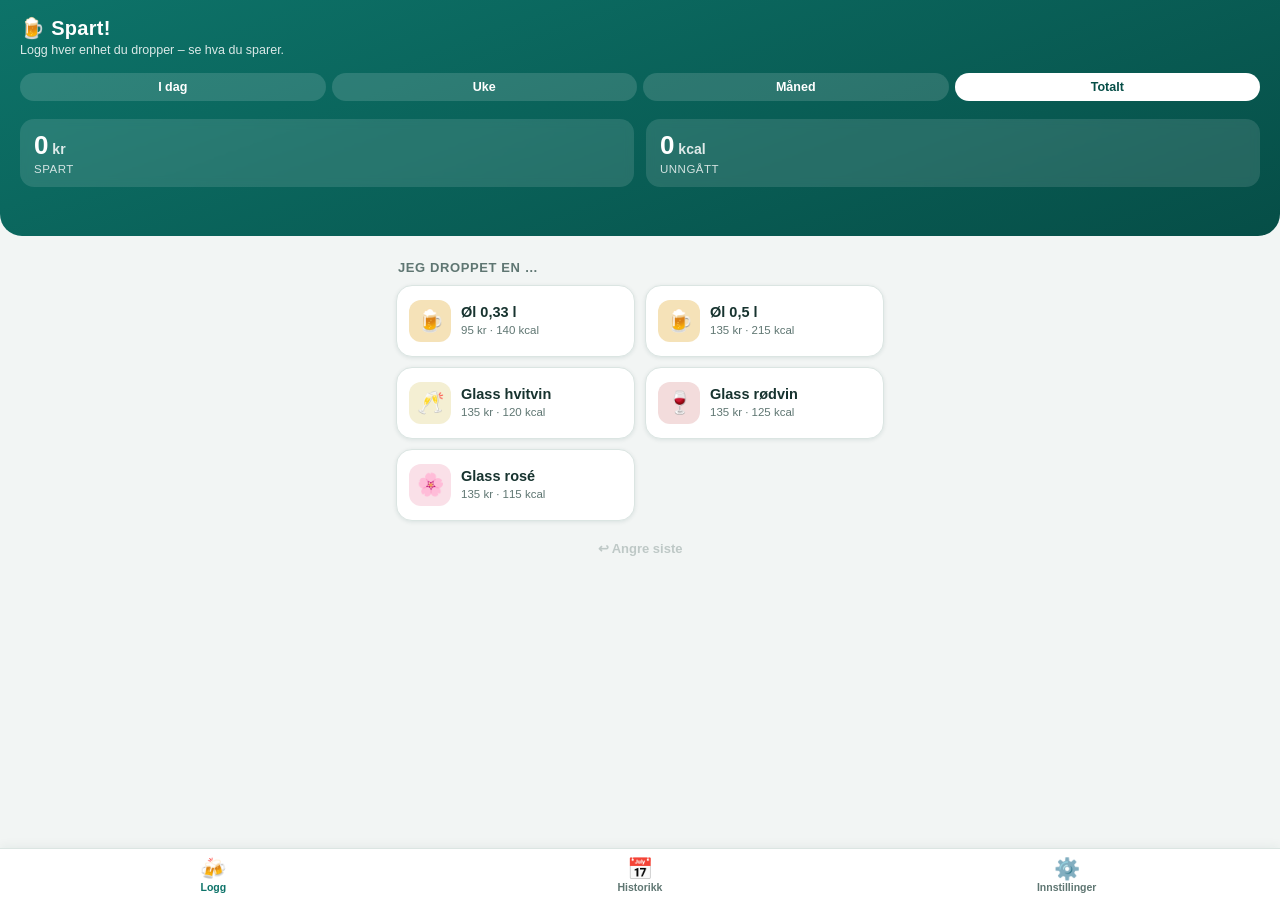
<file: alkoholsparing/index.html>
<!DOCTYPE html>
<html lang="no">
<head>
<meta charset="UTF-8">
<meta name="viewport" content="width=device-width, initial-scale=1.0, viewport-fit=cover">
<title>Spart – alkoholsparing</title>
<meta name="description" content="Logg hver gang du dropper en enhet, og se hvor mye penger og kalorier du sparer.">
<link rel="manifest" href="manifest.webmanifest">
<link rel="icon" href="icon-192.png">
<link rel="apple-touch-icon" href="apple-touch-icon.png">
<meta name="theme-color" content="#0d7369">
<meta name="apple-mobile-web-app-capable" content="yes">
<meta name="apple-mobile-web-app-status-bar-style" content="black-translucent">
<style>
*, *::before, *::after { box-sizing: border-box; margin: 0; padding: 0; }

:root {
  --teal:       #0d7369;
  --teal-dark:  #064e47;
  --gold:       #facc15;
  --bg:         #f2f5f4;
  --card:       #ffffff;
  --text:       #17332f;
  --muted:      #5f7672;
  --border:     #dbe5e2;
  --danger:     #b3392f;
  --shadow:     0 1px 4px rgba(10, 60, 54, 0.10);
  --beer:       #f5e2b8;
  --beer-ink:   #7a5a12;
  --white-wine: #f4efd3;
  --white-ink:  #6d6420;
  --red-wine:   #f3dcdc;
  --red-ink:    #7c2430;
  --rose-wine:  #fae0e8;
  --rose-ink:   #99365c;
}
@media (prefers-color-scheme: dark) {
  :root {
    --bg:         #101b19;
    --card:       #1a2926;
    --text:       #e5efed;
    --muted:      #93a8a4;
    --border:     #2b3d3a;
    --shadow:     0 1px 4px rgba(0, 0, 0, 0.4);
    --beer:       #3a2f17;
    --beer-ink:   #ecd9a0;
    --white-wine: #35321a;
    --white-ink:  #e7dfa2;
    --red-wine:   #3c2124;
    --red-ink:    #f0b9c0;
    --rose-wine:  #3c2230;
    --rose-ink:   #f2bcd4;
  }
}

html { -webkit-text-size-adjust: 100%; }
body {
  font-family: -apple-system, BlinkMacSystemFont, "Segoe UI", Roboto, "Helvetica Neue", Arial, sans-serif;
  background: var(--bg);
  color: var(--text);
  min-height: 100vh;
  padding-bottom: calc(76px + env(safe-area-inset-bottom));
}

/* ── Header ── */
header {
  background: linear-gradient(160deg, var(--teal), var(--teal-dark));
  color: #fff;
  padding: calc(16px + env(safe-area-inset-top)) 20px 22px;
  border-radius: 0 0 22px 22px;
}
header h1 { font-size: 20px; font-weight: 800; letter-spacing: 0.3px; display: flex; align-items: center; gap: 8px; }
header .tagline { font-size: 12.5px; opacity: 0.85; margin-top: 3px; }

.totals { display: flex; gap: 12px; margin-top: 18px; }
.total-box {
  flex: 1; background: rgba(255,255,255,0.12); border-radius: 14px; padding: 12px 14px;
  backdrop-filter: blur(4px);
}
.total-box .num { font-size: 26px; font-weight: 800; line-height: 1.1; }
.total-box .num small { font-size: 14px; font-weight: 600; opacity: 0.85; }
.total-box .lbl { font-size: 11.5px; opacity: 0.8; margin-top: 3px; text-transform: uppercase; letter-spacing: 0.5px; }
.equiv { font-size: 12px; opacity: 0.8; margin-top: 12px; min-height: 15px; }

.period-tabs { display: flex; gap: 6px; margin-top: 16px; }
.period-tabs button {
  flex: 1; border: 0; border-radius: 999px; padding: 7px 4px; font-size: 12.5px; font-weight: 600;
  background: rgba(255,255,255,0.14); color: #fff; cursor: pointer;
}
.period-tabs button.active { background: #fff; color: var(--teal-dark); }

/* ── Main ── */
main { padding: 18px 16px 8px; max-width: 520px; margin: 0 auto; }
.section-title { font-size: 13px; font-weight: 700; text-transform: uppercase; letter-spacing: 0.6px; color: var(--muted); margin: 6px 2px 10px; }

/* Drink buttons */
.drinks { display: grid; grid-template-columns: 1fr 1fr; gap: 10px; }
.drink-btn {
  border: 1px solid var(--border); border-radius: 16px; background: var(--card);
  padding: 14px 12px; text-align: left; cursor: pointer; box-shadow: var(--shadow);
  display: flex; align-items: center; gap: 10px; font-family: inherit; color: var(--text);
  transition: transform 0.08s;
}
.drink-btn:active { transform: scale(0.96); }
.drink-btn .emoji {
  width: 42px; height: 42px; border-radius: 12px; display: flex; align-items: center; justify-content: center;
  font-size: 22px; flex-shrink: 0;
}
.drink-btn[data-type="beer33"] .emoji, .drink-btn[data-type="beer50"] .emoji { background: var(--beer); }
.drink-btn[data-type="white"] .emoji { background: var(--white-wine); }
.drink-btn[data-type="red"] .emoji { background: var(--red-wine); }
.drink-btn[data-type="rose"] .emoji { background: var(--rose-wine); }
.drink-btn .name { font-size: 14.5px; font-weight: 700; line-height: 1.2; }
.drink-btn .meta { font-size: 11.5px; color: var(--muted); margin-top: 2px; }

.undo-row { margin-top: 12px; text-align: center; }
.undo-row button {
  border: 0; background: none; color: var(--muted); font-size: 13px; font-weight: 600;
  cursor: pointer; padding: 8px 14px; font-family: inherit;
}
.undo-row button:disabled { opacity: 0.35; }

/* ── History ── */
.day-group { margin-bottom: 16px; }
.day-head { display: flex; justify-content: space-between; align-items: baseline; margin: 0 2px 7px; }
.day-head .d { font-size: 13px; font-weight: 700; }
.day-head .sum { font-size: 12px; color: var(--muted); }
.entry {
  display: flex; align-items: center; gap: 10px; background: var(--card); border: 1px solid var(--border);
  border-radius: 12px; padding: 9px 12px; margin-bottom: 6px; box-shadow: var(--shadow);
}
.entry .e { font-size: 18px; }
.entry .info { flex: 1; min-width: 0; }
.entry .n { font-size: 13.5px; font-weight: 600; }
.entry .t { font-size: 11px; color: var(--muted); }
.entry .v { font-size: 12px; color: var(--muted); text-align: right; line-height: 1.35; }
.entry .del {
  border: 0; background: none; color: var(--muted); font-size: 16px; cursor: pointer; padding: 6px;
  line-height: 1; font-family: inherit;
}
.empty { text-align: center; color: var(--muted); font-size: 13.5px; padding: 30px 10px; }

/* ── Settings ── */
.setting-card {
  background: var(--card); border: 1px solid var(--border); border-radius: 14px;
  padding: 12px 14px; margin-bottom: 10px; box-shadow: var(--shadow);
}
.setting-card .head { display: flex; align-items: center; gap: 8px; font-weight: 700; font-size: 14px; margin-bottom: 10px; }
.setting-fields { display: flex; gap: 10px; }
.field { flex: 1; }
.field label { display: block; font-size: 11px; color: var(--muted); margin-bottom: 4px; font-weight: 600; }
.field input {
  width: 100%; border: 1px solid var(--border); border-radius: 9px; padding: 9px 10px;
  font-size: 15px; font-family: inherit; background: var(--bg); color: var(--text);
}
.danger-zone { margin-top: 22px; text-align: center; }
.danger-zone button {
  border: 1px solid var(--danger); color: var(--danger); background: none; border-radius: 10px;
  padding: 10px 18px; font-size: 13.5px; font-weight: 600; cursor: pointer; font-family: inherit;
}
.settings-note { font-size: 12px; color: var(--muted); margin: 4px 2px 14px; line-height: 1.45; }

/* ── Bottom nav ── */
nav {
  position: fixed; bottom: 0; left: 0; right: 0;
  background: var(--card); border-top: 1px solid var(--border);
  display: flex; padding-bottom: env(safe-area-inset-bottom);
  box-shadow: 0 -2px 10px rgba(10,60,54,0.06);
}
nav button {
  flex: 1; border: 0; background: none; padding: 9px 4px 7px; cursor: pointer; font-family: inherit;
  color: var(--muted); font-size: 10.5px; font-weight: 600; display: flex; flex-direction: column; align-items: center; gap: 2px;
}
nav button .ic { font-size: 21px; line-height: 1; }
nav button.active { color: var(--teal); }
@media (prefers-color-scheme: dark) { nav button.active { color: #4fd1c5; } }

/* ── Toast ── */
#toast {
  position: fixed; left: 50%; bottom: calc(86px + env(safe-area-inset-bottom));
  transform: translateX(-50%) translateY(20px);
  background: var(--teal-dark); color: #fff; font-size: 13.5px; font-weight: 600;
  padding: 10px 18px; border-radius: 999px; opacity: 0; pointer-events: none;
  transition: opacity 0.2s, transform 0.2s; box-shadow: 0 4px 14px rgba(0,0,0,0.25);
  max-width: 90vw; text-align: center;
}
#toast.show { opacity: 1; transform: translateX(-50%) translateY(0); }

.view { display: none; }
.view.active { display: block; }
</style>
</head>
<body>

<header>
  <h1>🍺 Spart!</h1>
  <div class="tagline">Logg hver enhet du dropper – se hva du sparer.</div>
  <div class="period-tabs" id="periodTabs">
    <button data-p="day">I dag</button>
    <button data-p="week">Uke</button>
    <button data-p="month">Måned</button>
    <button data-p="all">Totalt</button>
  </div>
  <div class="totals">
    <div class="total-box">
      <div class="num" id="totKr">0<small> kr</small></div>
      <div class="lbl">spart</div>
    </div>
    <div class="total-box">
      <div class="num" id="totKcal">0<small> kcal</small></div>
      <div class="lbl">unngått</div>
    </div>
  </div>
  <div class="equiv" id="equiv"></div>
</header>

<main>
  <!-- HJEM -->
  <section class="view active" id="view-home">
    <div class="section-title">Jeg droppet en …</div>
    <div class="drinks" id="drinks"></div>
    <div class="undo-row"><button id="undoBtn" disabled>↩︎ Angre siste</button></div>
  </section>

  <!-- HISTORIKK -->
  <section class="view" id="view-history">
    <div class="section-title">Historikk</div>
    <div id="historyList"></div>
  </section>

  <!-- INNSTILLINGER -->
  <section class="view" id="view-settings">
    <div class="section-title">Priser og kalorier</div>
    <div class="settings-note">Juster pris (kr) og kalorier (kcal) per enhet. Endringene gjelder nye registreringer – det du alt har logget beholder verdiene fra da du logget.</div>
    <div id="settingsList"></div>
    <div class="danger-zone">
      <button id="resetBtn">Slett alle data</button>
    </div>
  </section>
</main>

<nav>
  <button data-view="home" class="active"><span class="ic">🍻</span>Logg</button>
  <button data-view="history"><span class="ic">📅</span>Historikk</button>
  <button data-view="settings"><span class="ic">⚙️</span>Innstillinger</button>
</nav>

<div id="toast"></div>

<script>
"use strict";

/* ── Data ── */
const STORE_KEY = "alkoholsparing.v1";

const TYPES = [
  { id: "beer33", emoji: "🍺", name: "Øl 0,33 l",      defPrice: 95,  defKcal: 140 },
  { id: "beer50", emoji: "🍺", name: "Øl 0,5 l",       defPrice: 135, defKcal: 215 },
  { id: "white",  emoji: "🥂", name: "Glass hvitvin",  defPrice: 135, defKcal: 120 },
  { id: "red",    emoji: "🍷", name: "Glass rødvin",   defPrice: 135, defKcal: 125 },
  { id: "rose",   emoji: "🌸", name: "Glass rosé",     defPrice: 135, defKcal: 115 },
];
const TYPE_BY_ID = Object.fromEntries(TYPES.map(t => [t.id, t]));

let state = load();

function load() {
  try {
    const raw = localStorage.getItem(STORE_KEY);
    if (raw) {
      const s = JSON.parse(raw);
      if (s && Array.isArray(s.entries) && s.prices) return s;
    }
  } catch (e) { /* korrupt lagring – start på nytt */ }
  const prices = {};
  for (const t of TYPES) prices[t.id] = { price: t.defPrice, kcal: t.defKcal };
  return { entries: [], prices, period: "all" };
}

function save() {
  try { localStorage.setItem(STORE_KEY, JSON.stringify(state)); }
  catch (e) { /* privat modus e.l. – appen virker, men husker ikke mellom økter */ }
}

/* ── Helpers ── */
const fmt = new Intl.NumberFormat("nb-NO", { maximumFractionDigits: 0 });

function startOfDay(d)  { const x = new Date(d); x.setHours(0,0,0,0); return x; }
function startOfWeek(d) { const x = startOfDay(d); const dow = (x.getDay() + 6) % 7; x.setDate(x.getDate() - dow); return x; } // mandag
function startOfMonth(d){ const x = startOfDay(d); x.setDate(1); return x; }

function periodStart(p) {
  const now = new Date();
  if (p === "day")   return startOfDay(now).getTime();
  if (p === "week")  return startOfWeek(now).getTime();
  if (p === "month") return startOfMonth(now).getTime();
  return 0;
}

function entriesIn(p) {
  const from = periodStart(p);
  return state.entries.filter(e => e.ts >= from);
}

function dayLabel(ts) {
  const d = startOfDay(new Date(ts)).getTime();
  const today = startOfDay(new Date()).getTime();
  if (d === today) return "I dag";
  if (d === today - 86400000) return "I går";
  return new Date(ts).toLocaleDateString("nb-NO", { weekday: "long", day: "numeric", month: "long" });
}

/* ── Render: totals ── */
function renderTotals() {
  const list = entriesIn(state.period || "all");
  const kr = list.reduce((s, e) => s + e.price, 0);
  const kcal = list.reduce((s, e) => s + e.kcal, 0);
  document.getElementById("totKr").innerHTML = fmt.format(kr) + "<small> kr</small>";
  document.getElementById("totKcal").innerHTML = fmt.format(kcal) + "<small> kcal</small>";

  const eq = [];
  if (list.length > 0) eq.push(list.length + (list.length === 1 ? " enhet droppet" : " enheter droppet"));
  const boller = Math.round(kcal / 250);
  if (boller >= 1) eq.push("≈ " + boller + (boller === 1 ? " bolle 🥐" : " boller 🥐"));
  const kino = Math.floor(kr / 150);
  if (kino >= 1) eq.push("≈ " + kino + (kino === 1 ? " kinobillett 🎬" : " kinobilletter 🎬"));
  document.getElementById("equiv").textContent = eq.join("  ·  ");

  document.querySelectorAll("#periodTabs button").forEach(b =>
    b.classList.toggle("active", b.dataset.p === (state.period || "all")));
  document.getElementById("undoBtn").disabled = state.entries.length === 0;
}

/* ── Render: drink buttons ── */
function renderDrinks() {
  const el = document.getElementById("drinks");
  el.innerHTML = "";
  for (const t of TYPES) {
    const p = state.prices[t.id] || { price: t.defPrice, kcal: t.defKcal };
    const btn = document.createElement("button");
    btn.className = "drink-btn";
    btn.dataset.type = t.id;
    btn.innerHTML =
      '<span class="emoji">' + t.emoji + '</span>' +
      '<span><span class="name">' + t.name + '</span><br>' +
      '<span class="meta">' + fmt.format(p.price) + " kr · " + fmt.format(p.kcal) + " kcal</span></span>";
    btn.addEventListener("click", () => logDrink(t.id));
    el.appendChild(btn);
  }
}

/* ── Render: history ── */
function renderHistory() {
  const el = document.getElementById("historyList");
  el.innerHTML = "";
  if (state.entries.length === 0) {
    el.innerHTML = '<div class="empty">Ingenting logget ennå.<br>Dropp en enhet og trykk på den på Logg-siden! 💪</div>';
    return;
  }
  const sorted = [...state.entries].sort((a, b) => b.ts - a.ts);
  let curDay = null, group = null, dayKr = 0, dayKcal = 0, sumEl = null;
  for (const e of sorted) {
    const d = startOfDay(new Date(e.ts)).getTime();
    if (d !== curDay) {
      curDay = d; dayKr = 0; dayKcal = 0;
      group = document.createElement("div");
      group.className = "day-group";
      const head = document.createElement("div");
      head.className = "day-head";
      head.innerHTML = '<span class="d">' + dayLabel(e.ts) + '</span><span class="sum"></span>';
      sumEl = head.querySelector(".sum");
      group.appendChild(head);
      el.appendChild(group);
    }
    dayKr += e.price; dayKcal += e.kcal;
    sumEl.textContent = fmt.format(dayKr) + " kr · " + fmt.format(dayKcal) + " kcal";
    const t = TYPE_BY_ID[e.type] || { emoji: "🍹", name: e.type };
    const row = document.createElement("div");
    row.className = "entry";
    row.innerHTML =
      '<span class="e">' + t.emoji + '</span>' +
      '<span class="info"><div class="n">' + t.name + '</div>' +
      '<div class="t">kl. ' + new Date(e.ts).toLocaleTimeString("nb-NO", { hour: "2-digit", minute: "2-digit" }) + '</div></span>' +
      '<span class="v">' + fmt.format(e.price) + ' kr<br>' + fmt.format(e.kcal) + ' kcal</span>' +
      '<button class="del" aria-label="Slett">✕</button>';
    row.querySelector(".del").addEventListener("click", () => {
      state.entries = state.entries.filter(x => x.id !== e.id);
      save(); renderAll();
    });
    group.appendChild(row);
  }
}

/* ── Render: settings ── */
function renderSettings() {
  const el = document.getElementById("settingsList");
  el.innerHTML = "";
  for (const t of TYPES) {
    const p = state.prices[t.id];
    const card = document.createElement("div");
    card.className = "setting-card";
    card.innerHTML =
      '<div class="head">' + t.emoji + ' ' + t.name + '</div>' +
      '<div class="setting-fields">' +
      '<div class="field"><label>Pris (kr)</label><input type="number" inputmode="numeric" min="0" step="1" value="' + p.price + '" data-f="price"></div>' +
      '<div class="field"><label>Kalorier (kcal)</label><input type="number" inputmode="numeric" min="0" step="1" value="' + p.kcal + '" data-f="kcal"></div>' +
      '</div>';
    card.querySelectorAll("input").forEach(inp => {
      inp.addEventListener("change", () => {
        const v = Math.max(0, Number(inp.value) || 0);
        inp.value = v;
        state.prices[t.id][inp.dataset.f] = v;
        save(); renderDrinks(); renderTotals();
      });
    });
    el.appendChild(card);
  }
}

/* ── Actions ── */
function logDrink(typeId) {
  const p = state.prices[typeId];
  const t = TYPE_BY_ID[typeId];
  state.entries.push({
    id: Date.now() + "-" + Math.random().toString(36).slice(2, 7),
    type: typeId, ts: Date.now(), price: p.price, kcal: p.kcal,
  });
  save(); renderAll();
  if (navigator.vibrate) navigator.vibrate(30);
  toast("💪 " + t.name + " droppet – " + fmt.format(p.price) + " kr og " + fmt.format(p.kcal) + " kcal spart!");
}

document.getElementById("undoBtn").addEventListener("click", () => {
  const last = state.entries.pop();
  if (last) { save(); renderAll(); toast("Angret: " + (TYPE_BY_ID[last.type]?.name || last.type)); }
});

document.getElementById("resetBtn").addEventListener("click", () => {
  if (confirm("Slette alle registreringer og tilbakestille priser?")) {
    try { localStorage.removeItem(STORE_KEY); } catch (e) {}
    state = load();
    save(); renderAll();
    toast("Alt nullstilt");
  }
});

document.getElementById("periodTabs").addEventListener("click", (ev) => {
  const b = ev.target.closest("button");
  if (!b) return;
  state.period = b.dataset.p;
  save(); renderTotals();
});

/* ── Navigation ── */
document.querySelectorAll("nav button").forEach(btn => {
  btn.addEventListener("click", () => {
    document.querySelectorAll("nav button").forEach(b => b.classList.toggle("active", b === btn));
    document.querySelectorAll(".view").forEach(v => v.classList.toggle("active", v.id === "view-" + btn.dataset.view));
    if (btn.dataset.view === "history") renderHistory();
  });
});

/* ── Toast ── */
let toastTimer = null;
function toast(msg) {
  const el = document.getElementById("toast");
  el.textContent = msg;
  el.classList.add("show");
  clearTimeout(toastTimer);
  toastTimer = setTimeout(() => el.classList.remove("show"), 2200);
}

function renderAll() { renderTotals(); renderDrinks(); renderHistory(); }

renderAll();
renderSettings();

/* ── PWA ── */
if ("serviceWorker" in navigator) {
  navigator.serviceWorker.register("./sw.js").catch(() => {});
}
</script>
</body>
</html>
</file>
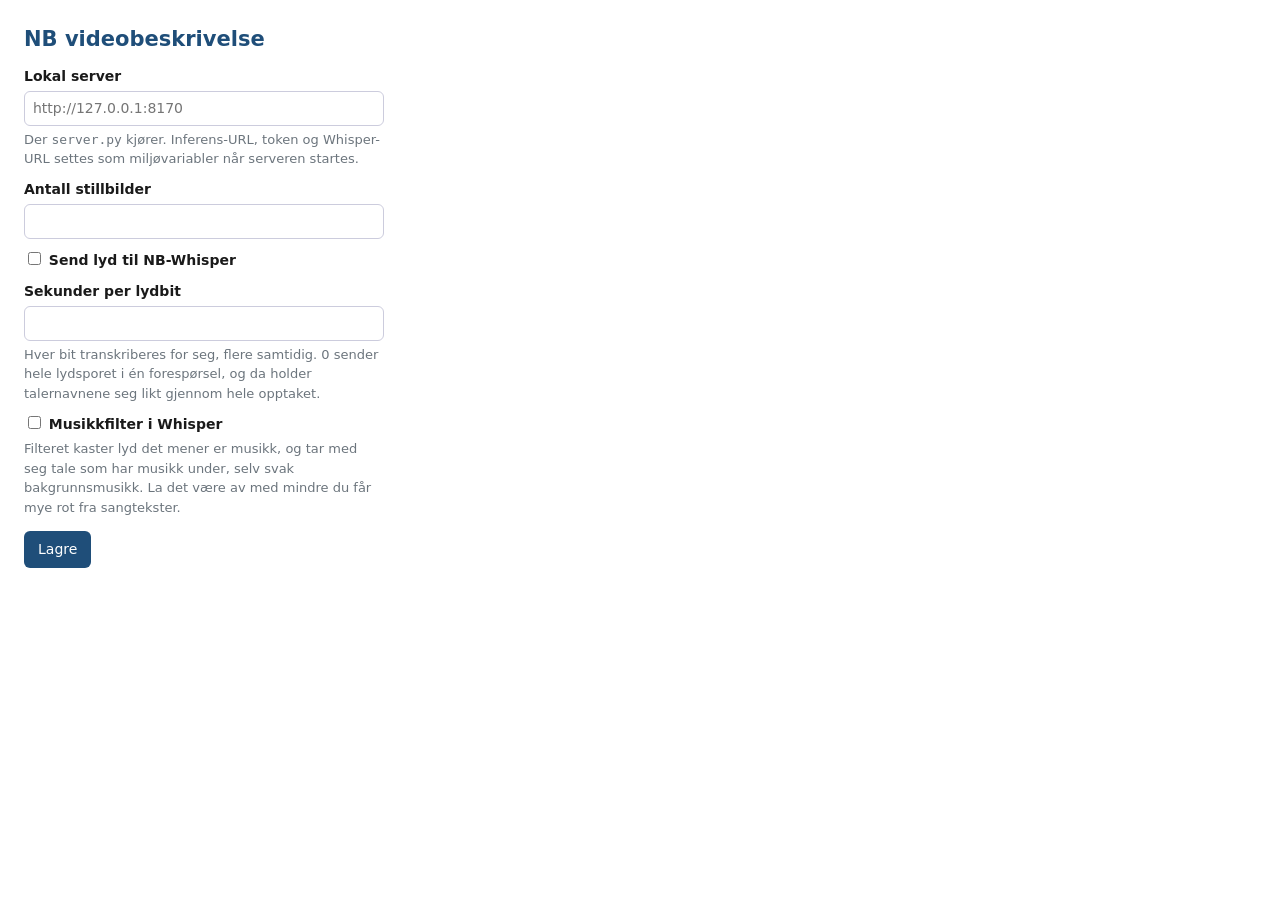
<file: videobeskrivelse/chrome-utvidelse/options.html>
<!DOCTYPE html>
<html lang="no">
<head>
<meta charset="utf-8">
<title>NB videobeskrivelse – innstillinger</title>
<style>
  body { font: 14px/1.5 system-ui, sans-serif; padding: 16px; width: 360px; color: #1a1a1a; }
  label { display: block; margin: 10px 0 4px; font-weight: 600; }
  input[type=text], input[type=number] { width: 100%; padding: 6px 8px; border: 1px solid #ccd; border-radius: 6px; font: inherit; box-sizing: border-box; }
  button { margin-top: 14px; background: #1F4E79; color: #fff; border: 0; border-radius: 6px; padding: 8px 14px; font: inherit; cursor: pointer; }
  #status { color: #1a7a45; margin-left: 8px; }
  p.hint { color: #6c757d; font-size: 13px; margin: 4px 0 0; }
</style>
</head>
<body>
  <h2 style="margin:0 0 6px;color:#1F4E79">NB videobeskrivelse</h2>
  <label for="serverUrl">Lokal server</label>
  <input type="text" id="serverUrl" placeholder="http://127.0.0.1:8170">
  <p class="hint">Der <code>server.py</code> kjører. Inferens-URL, token og Whisper-URL settes som miljøvariabler når serveren startes.</p>
  <label for="antall">Antall stillbilder</label>
  <input type="number" id="antall" min="1" max="60">
  <label><input type="checkbox" id="transkriber"> Send lyd til NB-Whisper</label>
  <label for="bitSekunder">Sekunder per lydbit</label>
  <input type="number" id="bitSekunder" min="0" max="600">
  <p class="hint">Hver bit transkriberes for seg, flere samtidig. 0 sender hele lydsporet i én forespørsel, og da holder talernavnene seg likt gjennom hele opptaket.</p>
  <label><input type="checkbox" id="musikkfilter"> Musikkfilter i Whisper</label>
  <p class="hint">Filteret kaster lyd det mener er musikk, og tar med seg tale som har musikk under, selv svak bakgrunnsmusikk. La det være av med mindre du får mye rot fra sangtekster.</p>
  <button id="lagre">Lagre</button><span id="status"></span>
  <script src="options.js"></script>
</body>
</html>
</file>
